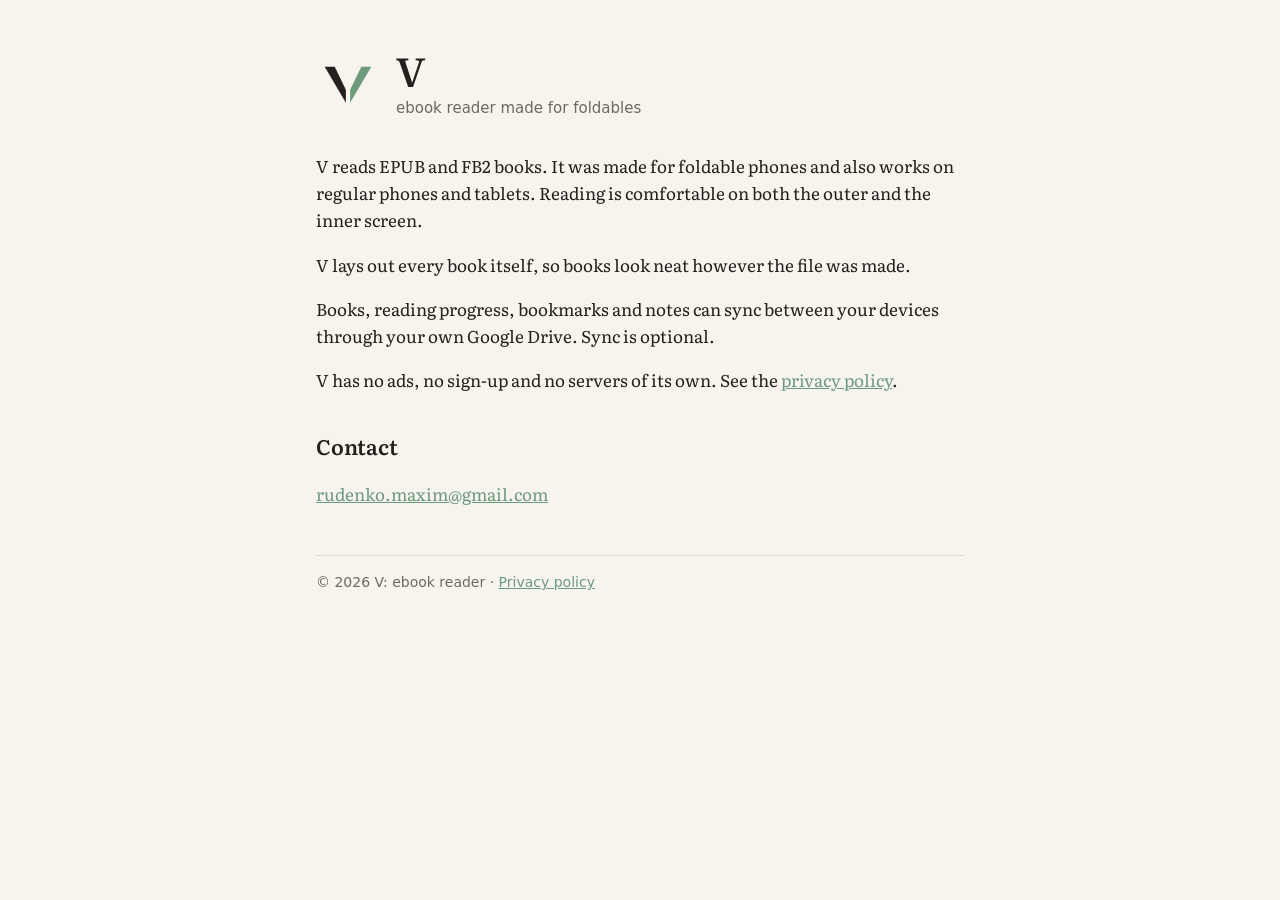
<file: vreader/index.html>
<!doctype html>
<html lang="en">
<head>
<meta charset="utf-8">
<meta name="viewport" content="width=device-width, initial-scale=1">
<title>V: ebook reader</title>
<meta name="description" content="V is a calm EPUB and FB2 reader made for foldable phones.">
<link rel="icon" href="icon.png">
<link rel="preconnect" href="https://fonts.googleapis.com">
<link rel="preconnect" href="https://fonts.gstatic.com" crossorigin>
<link href="https://fonts.googleapis.com/css2?family=Literata:opsz,wght@7..72,400;7..72,600&display=swap" rel="stylesheet">
<link rel="stylesheet" href="style.css">
</head>
<body>
<main>
  <header>
    <img src="icon.png" alt="">
    <div>
      <h1>V</h1>
      <p class="sub">ebook reader made for foldables</p>
    </div>
  </header>

  <p>V reads EPUB and FB2 books. It was made for foldable phones and also works on regular phones and tablets. Reading is comfortable on both the outer and the inner screen.</p>

  <p>V lays out every book itself, so books look neat however the file was made.</p>

  <p>Books, reading progress, bookmarks and notes can sync between your devices through your own Google Drive. Sync is optional.</p>

  <p>V has no ads, no sign-up and no servers of its own. See the <a href="privacy.html">privacy policy</a>.</p>

  <h2>Contact</h2>
  <p><a href="mailto:rudenko.maxim@gmail.com">rudenko.maxim@gmail.com</a></p>

  <footer>© 2026 V: ebook reader · <a href="privacy.html">Privacy policy</a></footer>
</main>
</body>
</html>
</file>
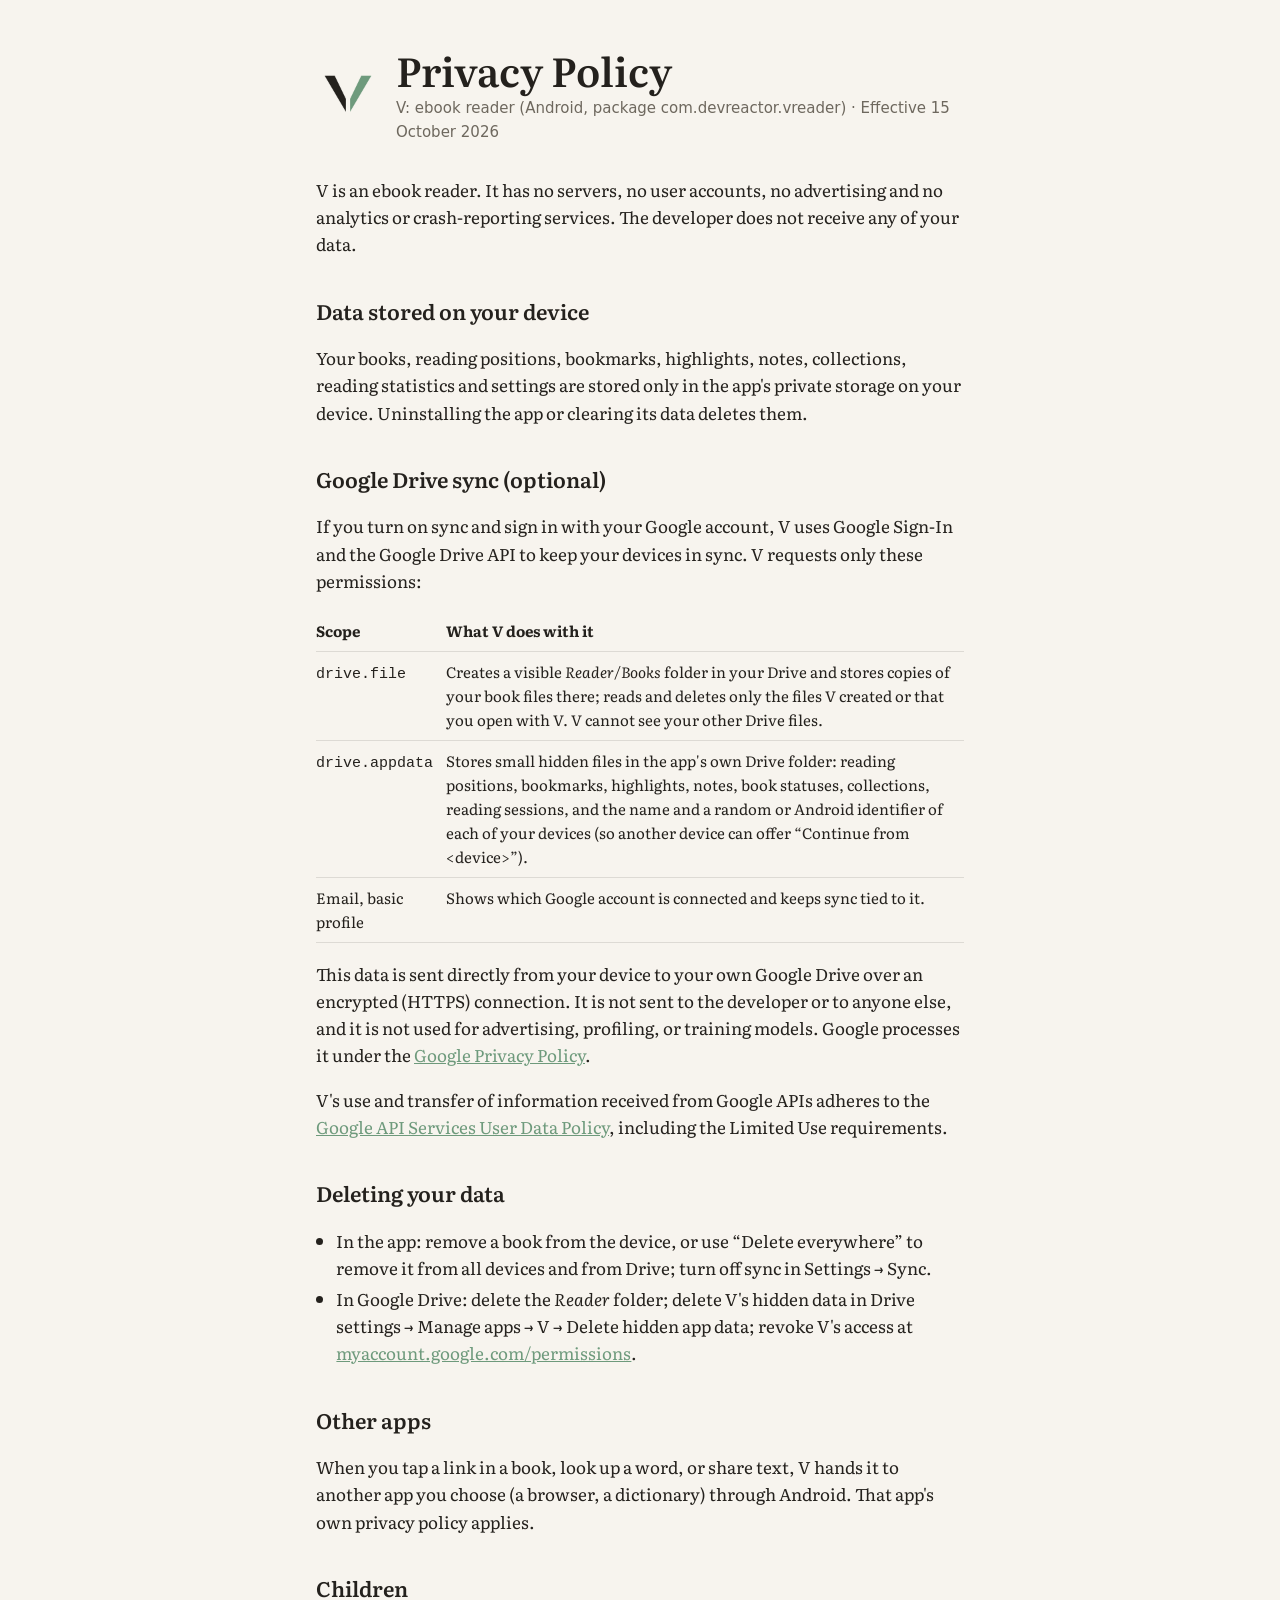
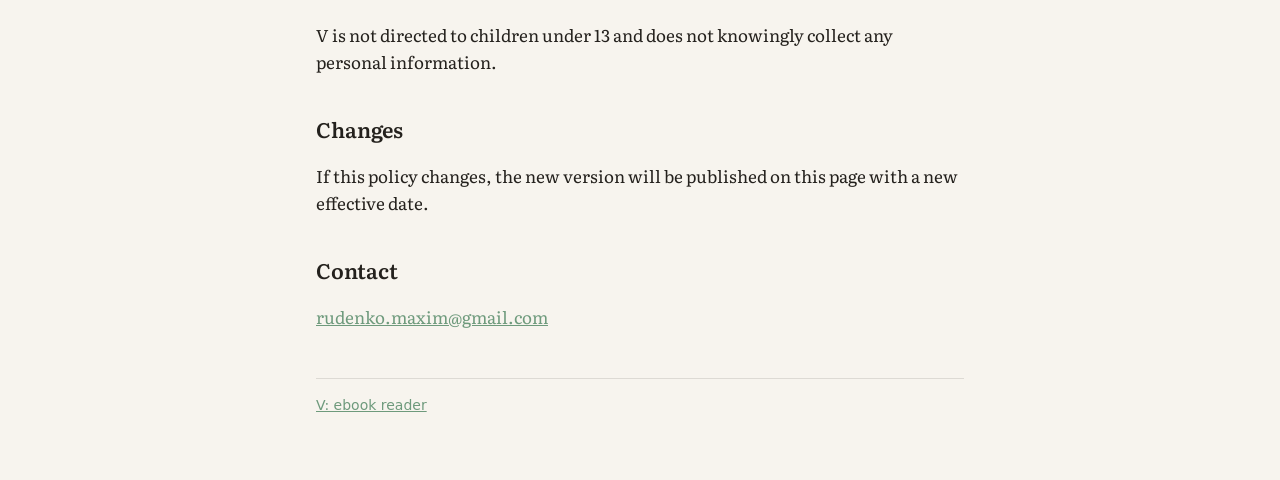
<file: vreader/privacy.html>
<!doctype html>
<html lang="en">
<head>
<meta charset="utf-8">
<meta name="viewport" content="width=device-width, initial-scale=1">
<title>Privacy Policy · V</title>
<link rel="icon" href="icon.png">
<link rel="preconnect" href="https://fonts.googleapis.com">
<link rel="preconnect" href="https://fonts.gstatic.com" crossorigin>
<link href="https://fonts.googleapis.com/css2?family=Literata:opsz,wght@7..72,400;7..72,600&display=swap" rel="stylesheet">
<link rel="stylesheet" href="style.css">
</head>
<body>
<main>
  <header>
    <a href="./"><img src="icon.png" alt="V"></a>
    <div>
      <h1>Privacy Policy</h1>
      <p class="sub">V: ebook reader (Android, package com.devreactor.vreader) · Effective 15 October 2026</p>
    </div>
  </header>

  <p>V is an ebook reader. It has no servers, no user accounts, no advertising and no analytics or crash-reporting services. The developer does not receive any of your data.</p>

  <h2>Data stored on your device</h2>
  <p>Your books, reading positions, bookmarks, highlights, notes, collections, reading statistics and settings are stored only in the app's private storage on your device. Uninstalling the app or clearing its data deletes them.</p>

  <h2>Google Drive sync (optional)</h2>
  <p>If you turn on sync and sign in with your Google account, V uses Google Sign-In and the Google Drive API to keep your devices in sync. V requests only these permissions:</p>
  <table>
    <tr><th>Scope</th><th>What V does with it</th></tr>
    <tr><td><code>drive.file</code></td><td>Creates a visible <em>Reader/Books</em> folder in your Drive and stores copies of your book files there; reads and deletes only the files V created or that you open with V. V cannot see your other Drive files.</td></tr>
    <tr><td><code>drive.appdata</code></td><td>Stores small hidden files in the app's own Drive folder: reading positions, bookmarks, highlights, notes, book statuses, collections, reading sessions, and the name and a random or Android identifier of each of your devices (so another device can offer “Continue from &lt;device&gt;”).</td></tr>
    <tr><td>Email, basic profile</td><td>Shows which Google account is connected and keeps sync tied to it.</td></tr>
  </table>
  <p>This data is sent directly from your device to your own Google Drive over an encrypted (HTTPS) connection. It is not sent to the developer or to anyone else, and it is not used for advertising, profiling, or training models. Google processes it under the <a href="https://policies.google.com/privacy">Google Privacy Policy</a>.</p>
  <p>V's use and transfer of information received from Google APIs adheres to the <a href="https://developers.google.com/terms/api-services-user-data-policy">Google API Services User Data Policy</a>, including the Limited Use requirements.</p>

  <h2 id="delete">Deleting your data</h2>
  <ul>
    <li>In the app: remove a book from the device, or use “Delete everywhere” to remove it from all devices and from Drive; turn off sync in Settings → Sync.</li>
    <li>In Google Drive: delete the <em>Reader</em> folder; delete V's hidden data in Drive settings → Manage apps → V → Delete hidden app data; revoke V's access at <a href="https://myaccount.google.com/permissions">myaccount.google.com/permissions</a>.</li>
  </ul>

  <h2>Other apps</h2>
  <p>When you tap a link in a book, look up a word, or share text, V hands it to another app you choose (a browser, a dictionary) through Android. That app's own privacy policy applies.</p>

  <h2>Children</h2>
  <p>V is not directed to children under 13 and does not knowingly collect any personal information.</p>

  <h2>Changes</h2>
  <p>If this policy changes, the new version will be published on this page with a new effective date.</p>

  <h2>Contact</h2>
  <p><a href="mailto:rudenko.maxim@gmail.com">rudenko.maxim@gmail.com</a></p>

  <footer><a href="./">V: ebook reader</a></footer>
</main>
</body>
</html>
</file>
<file: vreader/style.css>
:root {
  --paper: #F7F4EE;
  --ink: #24211D;
  --muted: #6E685E;
  --sage: #6E9A7C;
  --rule: rgba(36, 33, 29, .12);
}
@media (prefers-color-scheme: dark) {
  :root { --paper: #1B1A18; --ink: #E4DFD5; --muted: #A39C90; --sage: #B9D3C0; --rule: rgba(228, 223, 213, .14); }
}
* { box-sizing: border-box; }
body {
  margin: 0;
  background: var(--paper);
  color: var(--ink);
  font: 17px/1.6 'Literata', Georgia, serif;
}
main { max-width: 680px; margin: 0 auto; padding: 48px 16px 64px; }
header { display: flex; align-items: center; gap: 16px; margin-bottom: 32px; }
header img { width: 64px; height: 64px; border-radius: 28%; }
h1 { font-size: 40px; line-height: 1.1; margin: 0; font-weight: 600; }
h2 { font-size: 21px; margin: 36px 0 8px; font-weight: 600; }
.sub { color: var(--muted); margin: 4px 0 0; font-family: system-ui, sans-serif; font-size: 15px; }
a { color: var(--sage); }
ul { padding-left: 1.2em; }
li { margin: 4px 0; }
footer { margin-top: 48px; padding-top: 16px; border-top: 1px solid var(--rule); color: var(--muted); font: 14px/1.5 system-ui, sans-serif; }
table { border-collapse: collapse; width: 100%; font-size: 15px; }
td, th { text-align: left; vertical-align: top; padding: 8px 8px 8px 0; border-bottom: 1px solid var(--rule); }
</file>
